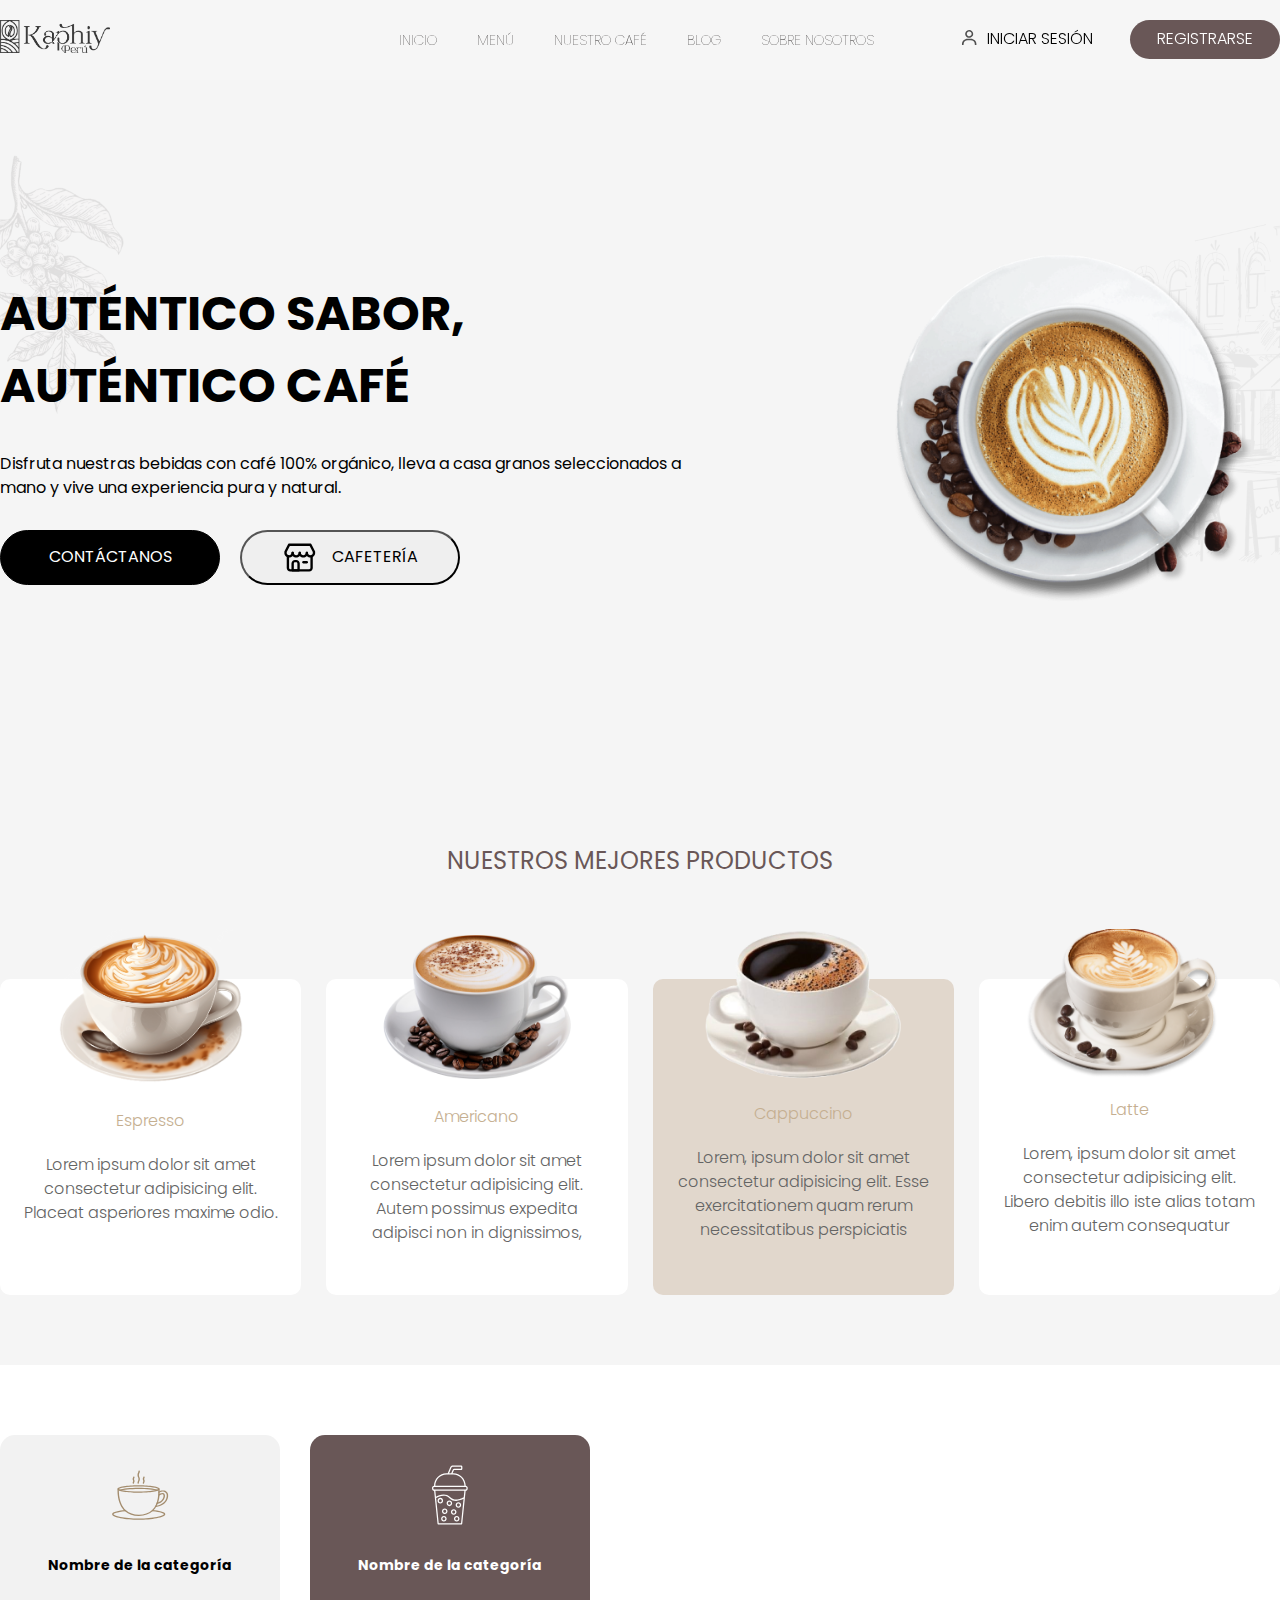
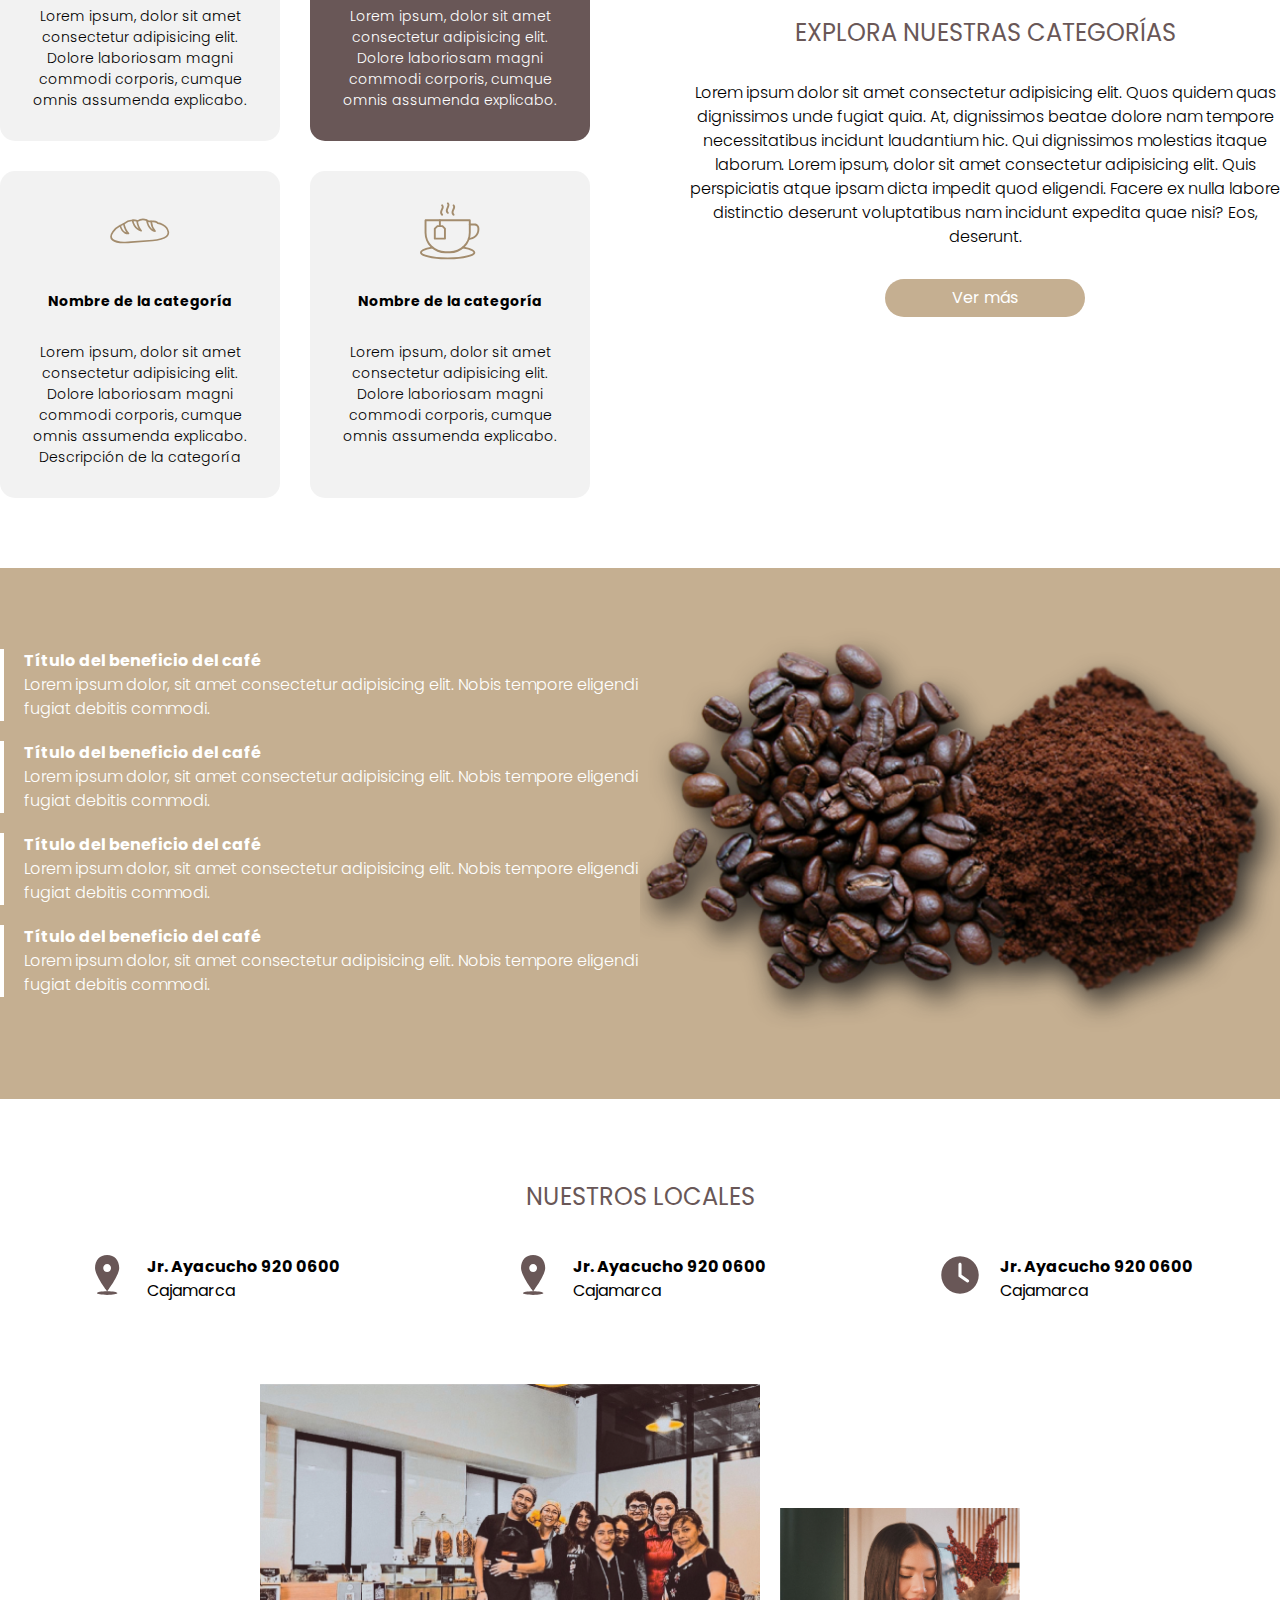
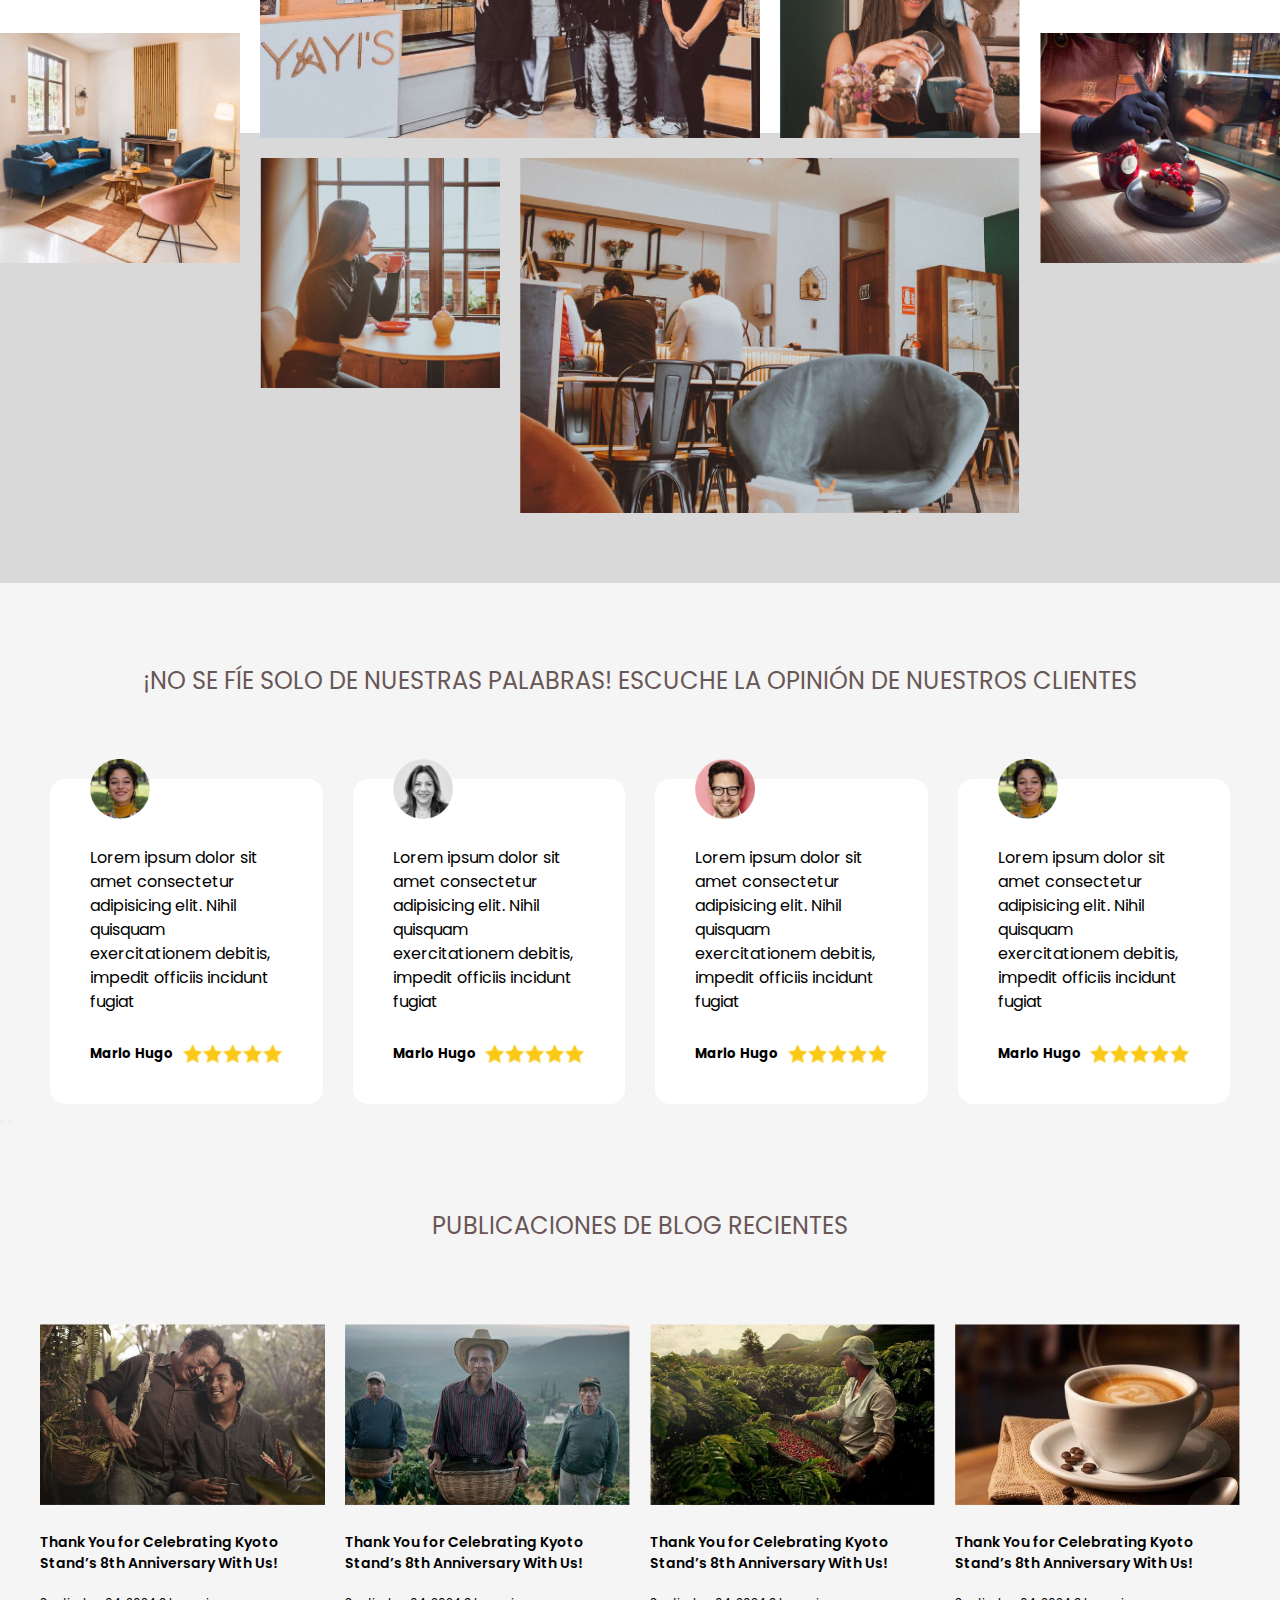
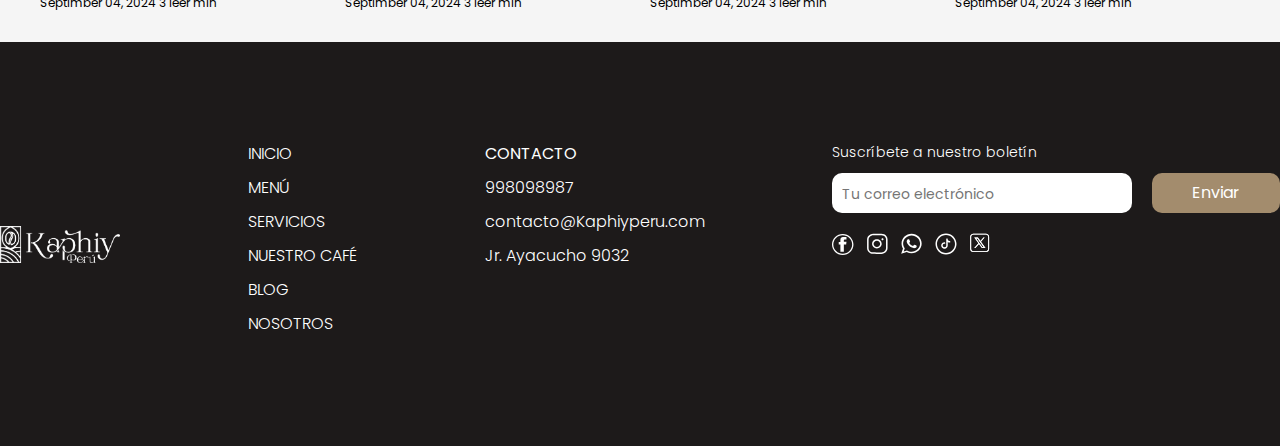
<file: index.html>
<!DOCTYPE html>
<html lang="es">
    <head>
        <meta charset="UTF-8" />
        <meta name="viewport" content="width=device-width, initial-scale=1.0" />
        <title>Kaphiy Perú | Cafetería</title>
        <link rel="stylesheet" href="/styles/Home.css" />
        <link rel="stylesheet" href="/components/footer/footer.css" />
        <link rel="stylesheet" href="/components/header/header.css" />
        <link
            href="https://fonts.googleapis.com/css2?family=Poppins:wght@300;400;500;600;700&display=swap"
            rel="stylesheet"
        />
    </head>

    <body>
        <main>
            <header>
                <div id="header"></div>
            </header>

            <section class="banner-wrapper">
                <div class="banner container">
                    <div class="banner__info">
                        <h1 class="banner__info-title">
                            AUTÉNTICO SABOR, AUTÉNTICO CAFÉ
                        </h1>
                        <p class="banner__info-description">
                            Disfruta nuestras bebidas con café 100% orgánico,
                            lleva a casa granos seleccionados a mano y vive una
                            experiencia pura y natural.
                        </p>
                        <div class="banner__buttons">
                            <button
                                class="banner__button banner__button--contact"
                            >
                                Contáctanos
                            </button>
                            <button
                                class="banner__button banner__button--cafeteria"
                            >
                                <svg
                                    width="34"
                                    height="31"
                                    viewBox="0 0 34 31"
                                    fill="none"
                                    xmlns="http://www.w3.org/2000/svg"
                                >
                                    <path
                                        d="M26.8626 30.5147H6.60937C5.60221 30.5147 4.63631 30.1209 3.92415 29.4199C3.21198 28.7189 2.81189 27.7681 2.81189 26.7767V14.317C2.81189 13.9866 2.94525 13.6696 3.18264 13.436C3.42003 13.2023 3.742 13.071 4.07772 13.071C4.41343 13.071 4.7354 13.2023 4.97279 13.436C5.21018 13.6696 5.34354 13.9866 5.34354 14.317V26.7767C5.34354 27.1072 5.47691 27.4241 5.71429 27.6578C5.95168 27.8914 6.27365 28.0227 6.60937 28.0227H26.8626C27.1983 28.0227 27.5203 27.8914 27.7577 27.6578C27.9951 27.4241 28.1284 27.1072 28.1284 26.7767V14.317C28.1284 13.9866 28.2618 13.6696 28.4992 13.436C28.7366 13.2023 29.0585 13.071 29.3942 13.071C29.73 13.071 30.0519 13.2023 30.2893 13.436C30.5267 13.6696 30.6601 13.9866 30.6601 14.317V26.7767C30.6601 27.7681 30.26 28.7189 29.5478 29.4199C28.8356 30.1209 27.8697 30.5147 26.8626 30.5147Z"
                                        fill="black"
                                    />
                                    <path
                                        d="M15.4702 30.5147H9.14107C8.80535 30.5147 8.48338 30.3834 8.246 30.1497C8.00861 29.9161 7.87524 29.5991 7.87524 29.2687V21.7929C7.87524 20.8015 8.27533 19.8507 8.9875 19.1497C9.69966 18.4487 10.6656 18.0549 11.6727 18.0549H12.9385C13.9457 18.0549 14.9116 18.4487 15.6238 19.1497C16.3359 19.8507 16.736 20.8015 16.736 21.7929V29.2687C16.736 29.5991 16.6027 29.9161 16.3653 30.1497C16.1279 30.3834 15.8059 30.5147 15.4702 30.5147ZM10.4069 28.0227H14.2044V21.7929C14.2044 21.4624 14.071 21.1455 13.8336 20.9118C13.5962 20.6781 13.2743 20.5469 12.9385 20.5469H11.6727C11.337 20.5469 11.015 20.6781 10.7776 20.9118C10.5403 21.1455 10.4069 21.4624 10.4069 21.7929V28.0227Z"
                                        fill="black"
                                    />
                                    <path
                                        d="M28.1284 15.563C26.7856 15.563 25.4977 15.0379 24.5482 14.1033C23.5986 13.1686 23.0651 11.9009 23.0651 10.5791C23.0651 10.2487 23.1985 9.93174 23.4359 9.69808C23.6733 9.46441 23.9953 9.33314 24.331 9.33314C24.6667 9.33314 24.9887 9.46441 25.226 9.69808C25.4634 9.93174 25.5968 10.2487 25.5968 10.5791C25.5968 11.24 25.8635 11.8739 26.3383 12.3412C26.8131 12.8085 27.457 13.0711 28.1284 13.0711C28.7999 13.0711 29.4438 12.8085 29.9186 12.3412C30.3934 11.8739 30.6601 11.24 30.6601 10.5791V9.63217L27.3436 3.10327H6.12839L2.81193 9.63217V10.5791C2.81193 11.24 3.07865 11.8739 3.55343 12.3412C4.02821 12.8085 4.67214 13.0711 5.34358 13.0711C6.01501 13.0711 6.65895 12.8085 7.13373 12.3412C7.6085 11.8739 7.87523 11.24 7.87523 10.5791C7.87523 10.2487 8.00859 9.93174 8.24598 9.69808C8.48337 9.46441 8.80534 9.33314 9.14106 9.33314C9.47677 9.33314 9.79874 9.46441 10.0361 9.69808C10.2735 9.93174 10.4069 10.2487 10.4069 10.5791C10.4069 11.9009 9.87343 13.1686 8.92387 14.1033C7.97432 15.0379 6.68645 15.563 5.34358 15.563C4.00071 15.563 2.71283 15.0379 1.76328 14.1033C0.813727 13.1686 0.280273 11.9009 0.280273 10.5791V9.33314C0.281462 9.13809 0.329155 8.94604 0.419514 8.77245L4.21699 1.29661C4.32218 1.09113 4.48312 0.918339 4.68197 0.797381C4.88083 0.676422 5.10982 0.612026 5.34358 0.611328H28.1284C28.3622 0.612026 28.5912 0.676422 28.7901 0.797381C28.9889 0.918339 29.1498 1.09113 29.255 1.29661L33.0525 8.77245C33.1429 8.94604 33.1906 9.13809 33.1918 9.33314V10.5791C33.1918 11.9009 32.6583 13.1686 31.7087 14.1033C30.7592 15.0379 29.4713 15.563 28.1284 15.563Z"
                                        fill="black"
                                    />
                                    <path
                                        d="M12.9385 15.563C11.5957 15.563 10.3078 15.0379 9.35825 14.1032C8.4087 13.1686 7.87524 11.9009 7.87524 10.5791C7.87524 10.2487 8.00861 9.93173 8.246 9.69807C8.48338 9.4644 8.80535 9.33313 9.14107 9.33313C9.47679 9.33313 9.79876 9.4644 10.0361 9.69807C10.2735 9.93173 10.4069 10.2487 10.4069 10.5791C10.4069 11.24 10.6736 11.8738 11.1484 12.3412C11.6232 12.8085 12.2671 13.071 12.9385 13.071C13.61 13.071 14.2539 12.8085 14.7287 12.3412C15.2035 11.8738 15.4702 11.24 15.4702 10.5791C15.4702 10.2487 15.6036 9.93173 15.841 9.69807C16.0783 9.4644 16.4003 9.33313 16.736 9.33313C17.0717 9.33313 17.3937 9.4644 17.6311 9.69807C17.8685 9.93173 18.0019 10.2487 18.0019 10.5791C18.0019 11.9009 17.4684 13.1686 16.5188 14.1032C15.5693 15.0379 14.2814 15.563 12.9385 15.563Z"
                                        fill="black"
                                    />
                                    <path
                                        d="M20.5335 15.563C19.1906 15.563 17.9028 15.0379 16.9532 14.1032C16.0037 13.1686 15.4702 11.9009 15.4702 10.5791C15.4702 10.2487 15.6036 9.93173 15.841 9.69807C16.0784 9.4644 16.4003 9.33313 16.736 9.33313C17.0718 9.33313 17.3937 9.4644 17.6311 9.69807C17.8685 9.93173 18.0019 10.2487 18.0019 10.5791C18.0019 11.24 18.2686 11.8738 18.7434 12.3412C19.2181 12.8085 19.8621 13.071 20.5335 13.071C21.205 13.071 21.8489 12.8085 22.3237 12.3412C22.7984 11.8738 23.0652 11.24 23.0652 10.5791C23.0652 10.2487 23.1985 9.93173 23.4359 9.69807C23.6733 9.4644 23.9953 9.33313 24.331 9.33313C24.6667 9.33313 24.9887 9.4644 25.2261 9.69807C25.4635 9.93173 25.5968 10.2487 25.5968 10.5791C25.5968 11.9009 25.0634 13.1686 24.1138 14.1032C23.1643 15.0379 21.8764 15.563 20.5335 15.563Z"
                                        fill="black"
                                    />
                                    <path
                                        d="M24.331 21.7928H20.5335C20.1978 21.7928 19.8758 21.6616 19.6385 21.4279C19.4011 21.1942 19.2677 20.8773 19.2677 20.5469C19.2677 20.2164 19.4011 19.8995 19.6385 19.6658C19.8758 19.4322 20.1978 19.3009 20.5335 19.3009H24.331C24.6667 19.3009 24.9887 19.4322 25.2261 19.6658C25.4635 19.8995 25.5968 20.2164 25.5968 20.5469C25.5968 20.8773 25.4635 21.1942 25.2261 21.4279C24.9887 21.6616 24.6667 21.7928 24.331 21.7928Z"
                                        fill="black"
                                    />
                                </svg>

                                Cafetería
                            </button>
                        </div>
                    </div>
                    <div class="banner__media">
                        <img
                            class="banner__media--img"
                            src="assets/img/img-content/Banner-cafe-img.png"
                            alt="Imagen de café"
                        />
                    </div>
                </div>
            </section>

            <section class="best-products-wrapper">
                <div class="best-products container">
                    <h2 class="best-products__title text-center">
                        Nuestros mejores productos
                    </h2>

                    <div class="best-products__list">
                        <div class="best-products__item">
                            <img
                                class="best-products__img"
                                src="./assets/img/img-content/img-1.png"
                                alt="café expresso"
                            />
                            <h3 class="best-products__name">Espresso</h3>
                            <p class="best-products__description">
                                Lorem ipsum dolor sit amet consectetur
                                adipisicing elit. Placeat asperiores maxime
                                odio.
                            </p>
                        </div>
                        <div class="best-products__item">
                            <img
                                class="best-products__img"
                                src="./assets/img/img-content/img-2.png"
                                alt="café americano"
                            />
                            <h3 class="best-products__name">Americano</h3>
                            <p class="best-products__description">
                                Lorem ipsum dolor sit amet consectetur
                                adipisicing elit. Autem possimus expedita
                                adipisci non in dignissimos,
                            </p>
                        </div>
                        <div
                            class="best-products__item best-products__item--active"
                        >
                            <img
                                class="best-products__img"
                                src="./assets/img/img-content/img-3.png"
                                alt="café cappuccino"
                            />
                            <h3 class="best-products__name">Cappuccino</h3>
                            <p class="best-products__description">
                                Lorem, ipsum dolor sit amet consectetur
                                adipisicing elit. Esse exercitationem quam rerum
                                necessitatibus perspiciatis
                            </p>
                        </div>
                        <div class="best-products__item">
                            <img
                                class="best-products__img"
                                src="./assets/img/img-content/img-4.png"
                                alt="café latte"
                            />
                            <h3 class="best-products__name">Latte</h3>
                            <p class="best-products__description">
                                Lorem, ipsum dolor sit amet consectetur
                                adipisicing elit. Libero debitis illo iste alias
                                totam enim autem consequatur
                            </p>
                        </div>
                    </div>
                </div>
            </section>

            <section class="categories-wrapper">
                <div class="categories container">
                    <div class="categories__list">
                        <div class="categories__item">
                            <img
                                class="categories__img"
                                src="assets/img/img-content/icono-categoría-café.svg"
                                alt="Descripción de la categoría"
                            />
                            <h3 class="categories__name">
                                Nombre de la categoría
                            </h3>
                            <p class="categories__description">
                                Lorem ipsum, dolor sit amet consectetur
                                adipisicing elit. Dolore laboriosam magni
                                commodi corporis, cumque omnis assumenda
                                explicabo.
                            </p>
                        </div>
                        <div class="categories__item categories__img--active">
                            <img
                                class="categories__img"
                                src="assets/img/img-content/icono-categoría-free.svg"
                                alt="Descripción de la categoría"
                            />
                            <h3 class="categories__name">
                                Nombre de la categoría
                            </h3>
                            <p class="categories__description">
                                Lorem ipsum, dolor sit amet consectetur
                                adipisicing elit. Dolore laboriosam magni
                                commodi corporis, cumque omnis assumenda
                                explicabo.
                            </p>
                        </div>
                        <div class="categories__item">
                            <img
                                class="categories__img"
                                src="assets/img/img-content/icono-categoría-snacks.svg"
                                alt="Descripción de la categoría"
                            />
                            <h3 class="categories__name">
                                Nombre de la categoría
                            </h3>
                            <p class="categories__description">
                                Lorem ipsum, dolor sit amet consectetur
                                adipisicing elit. Dolore laboriosam magni
                                commodi corporis, cumque omnis assumenda
                                explicabo. Descripción de la categoría
                            </p>
                        </div>
                        <div class="categories__item">
                            <img
                                class="categories__img"
                                src="assets/img/img-content/icono-categoría-té.svg"
                                alt="Descripción de la categoría"
                            />
                            <h3 class="categories__name">
                                Nombre de la categoría
                            </h3>
                            <p class="categories__description">
                                Lorem ipsum, dolor sit amet consectetur
                                adipisicing elit. Dolore laboriosam magni
                                commodi corporis, cumque omnis assumenda
                                explicabo.
                            </p>
                        </div>
                    </div>
                    <div class="categories__info">
                        <div class="categories__wrapper">
                            <h2 class="categories__info__title">
                                Explora nuestras categorías
                            </h2>
                            <p class="categories__info__description">
                                Lorem ipsum dolor sit amet consectetur
                                adipisicing elit. Quos quidem quas dignissimos
                                unde fugiat quia. At, dignissimos beatae dolore
                                nam tempore necessitatibus incidunt laudantium
                                hic. Qui dignissimos molestias itaque laborum.
                                Lorem ipsum, dolor sit amet consectetur
                                adipisicing elit. Quis perspiciatis atque ipsam
                                dicta impedit quod eligendi. Facere ex nulla
                                labore distinctio deserunt voluptatibus nam
                                incidunt expedita quae nisi? Eos, deserunt.
                            </p>
                            <button class="categories__info__button">
                                Ver más
                            </button>
                        </div>
                    </div>
                </div>
            </section>

            <section class="coffee-benefits-wrapper">
                <div class="coffie-benefits container">
                    <div class="coffee-benefits__list">
                        <div class="coffee-benefits__item">
                            <h3 class="coffee-benefits__item__title">
                                Título del beneficio del café
                            </h3>
                            <p class="coffee-benefits__item__description">
                                Lorem ipsum dolor, sit amet consectetur
                                adipisicing elit. Nobis tempore eligendi fugiat
                                debitis commodi.
                            </p>
                        </div>
                        <div class="coffee-benefits__item">
                            <h3 class="coffee-benefits__item__title">
                                Título del beneficio del café
                            </h3>
                            <p class="coffee-benefits__item__description">
                                Lorem ipsum dolor, sit amet consectetur
                                adipisicing elit. Nobis tempore eligendi fugiat
                                debitis commodi.
                            </p>
                        </div>
                        <div class="coffee-benefits__item">
                            <h3 class="coffee-benefits__item__title">
                                Título del beneficio del café
                            </h3>
                            <p class="coffee-benefits__item__description">
                                Lorem ipsum dolor, sit amet consectetur
                                adipisicing elit. Nobis tempore eligendi fugiat
                                debitis commodi.
                            </p>
                        </div>
                        <div class="coffee-benefits__item">
                            <h3 class="coffee-benefits__item__title">
                                Título del beneficio del café
                            </h3>
                            <p class="coffee-benefits__item__description">
                                Lorem ipsum dolor, sit amet consectetur
                                adipisicing elit. Nobis tempore eligendi fugiat
                                debitis commodi.
                            </p>
                        </div>
                    </div>
                    <div class="coffee-benefits__img">
                        <img
                            src="/assets/img/img-content/img-beneficios-café.png"
                            alt="beneficios del café"
                        />
                    </div>
                </div>
            </section>

            <section class="locations-wrapper">
                <div class="locations container">
                    <h2 class="locations__title">Nuestros Locales</h2>
                    <div class="locations__list">
                        <div class="locations__item">
                            <img
                                src="/assets/img/img-content/logo-contact-gps.svg"
                                alt="Icon ubicación"
                                class="locations__item-icon"
                            />
                            <div class="locations__item-details">
                                <h4 class="locations__item-address">
                                    Jr. Ayacucho 920 0600
                                </h4>
                                <p class="locations__item-city">Cajamarca</p>
                            </div>
                        </div>
                        <div class="locations__item">
                            <img
                                src="/assets/img/img-content/logo-contact-gps.svg"
                                alt="Icon ubicación"
                                class="locations__item-icon"
                            />
                            <div class="locations__item-details">
                                <h4 class="locations__item-address">
                                    Jr. Ayacucho 920 0600
                                </h4>
                                <p class="locations__item-city">Cajamarca</p>
                            </div>
                        </div>
                        <div class="locations__item">
                            <img
                                src="assets/img/img-content/logo-contact-hora.svg"
                                alt="Icon ubicación"
                                class="locations__item-icon"
                            />
                            <div class="locations__item-details">
                                <h4 class="locations__item-address">
                                    Jr. Ayacucho 920 0600
                                </h4>
                                <p class="locations__item-city">Cajamarca</p>
                            </div>
                        </div>
                    </div>
                </div>
            </section>

            <section class="gallery-wrapper">
                <div class="gallery container">
                    <img
                        class="gallery-img-1"
                        src="assets/img/img-content/img-locales-1.png"
                        alt=""
                    />
                    <img
                        class="gallery-img-2"
                        src="assets/img/img-content/img-locales-2.png"
                        alt=""
                    />
                    <img
                        class="gallery-img-3"
                        src="assets/img/img-content/img-locales-3.png"
                        alt=""
                    />
                    <img
                        class="gallery-img-4"
                        src="assets/img/img-content/img-locales-4.png"
                        alt=""
                    />
                    <img
                        class="gallery-img-5"
                        src="assets/img/img-content/img-locales-5.png"
                        alt=""
                    />
                    <img
                        class="gallery-img-6"
                        src="assets/img/img-content/img-locales-6.png"
                        alt=""
                    />
                </div>
            </section>

            <section class="comments">
                <h2 class="comments__title text-center">
                    ¡No se fíe solo de nuestras palabras! Escuche la opinión de
                    nuestros clientes
                </h2>
                <div class="comments__slider">
                    <div class="comments__slider-list">
                        <div class="comments__slider-item">
                            <img
                                class="comments__slider-item-image"
                                src="assets/img/img-content/img-comentario-avatar-1.png"
                                alt="Imagen del usuario"
                            />
                            <p class="comments__slider-item-content">
                                Lorem ipsum dolor sit amet consectetur
                                adipisicing elit. Nihil quisquam exercitationem
                                debitis, impedit officiis incidunt fugiat
                            </p>
                            <div class="comments__slider-item-footer">
                                <h5 class="comments__slider-item-name">
                                    Marlo Hugo
                                </h5>
                                <div class="comments__slider-item-rating">
                                    <img
                                        class="comments__slider-item-rating-star"
                                        src="assets/img/img-content/icon-star.png"
                                        alt=""
                                    />
                                    <img
                                        class="comments__slider-item-rating-star"
                                        src="assets/img/img-content/icon-star.png"
                                        alt=""
                                    />
                                    <img
                                        class="comments__slider-item-rating-star"
                                        src="assets/img/img-content/icon-star.png"
                                        alt=""
                                    />
                                    <img
                                        class="comments__slider-item-rating-star"
                                        src="assets/img/img-content/icon-star.png"
                                        alt=""
                                    />
                                    <img
                                        class="comments__slider-item-rating-star"
                                        src="assets/img/img-content/icon-star.png"
                                        alt=""
                                    />
                                </div>
                            </div>
                        </div>
                        <div class="comments__slider-item">
                            <img
                                class="comments__slider-item-image"
                                src="assets/img/img-content/img-comentario-avatar-2.png"
                                alt="Imagen del usuario"
                            />
                            <p class="comments__slider-item-content">
                                Lorem ipsum dolor sit amet consectetur
                                adipisicing elit. Nihil quisquam exercitationem
                                debitis, impedit officiis incidunt fugiat
                            </p>
                            <div class="comments__slider-item-footer">
                                <h5 class="comments__slider-item-name">
                                    Marlo Hugo
                                </h5>
                                <div class="comments__slider-item-rating">
                                    <img
                                        class="comments__slider-item-rating-star"
                                        src="assets/img/img-content/icon-star.png"
                                        alt=""
                                    />
                                    <img
                                        class="comments__slider-item-rating-star"
                                        src="assets/img/img-content/icon-star.png"
                                        alt=""
                                    />
                                    <img
                                        class="comments__slider-item-rating-star"
                                        src="assets/img/img-content/icon-star.png"
                                        alt=""
                                    />
                                    <img
                                        class="comments__slider-item-rating-star"
                                        src="assets/img/img-content/icon-star.png"
                                        alt=""
                                    />
                                    <img
                                        class="comments__slider-item-rating-star"
                                        src="assets/img/img-content/icon-star.png"
                                        alt=""
                                    />
                                </div>
                            </div>
                        </div>
                        <div class="comments__slider-item">
                            <img
                                class="comments__slider-item-image"
                                src="assets/img/img-content/img-comentario-avatar-3.png"
                                alt="Imagen del usuario"
                            />
                            <p class="comments__slider-item-content">
                                Lorem ipsum dolor sit amet consectetur
                                adipisicing elit. Nihil quisquam exercitationem
                                debitis, impedit officiis incidunt fugiat
                            </p>
                            <div class="comments__slider-item-footer">
                                <h5 class="comments__slider-item-name">
                                    Marlo Hugo
                                </h5>
                                <div class="comments__slider-item-rating">
                                    <img
                                        class="comments__slider-item-rating-star"
                                        src="assets/img/img-content/icon-star.png"
                                        alt=""
                                    />
                                    <img
                                        class="comments__slider-item-rating-star"
                                        src="assets/img/img-content/icon-star.png"
                                        alt=""
                                    />
                                    <img
                                        class="comments__slider-item-rating-star"
                                        src="assets/img/img-content/icon-star.png"
                                        alt=""
                                    />
                                    <img
                                        class="comments__slider-item-rating-star"
                                        src="assets/img/img-content/icon-star.png"
                                        alt=""
                                    />
                                    <img
                                        class="comments__slider-item-rating-star"
                                        src="assets/img/img-content/icon-star.png"
                                        alt=""
                                    />
                                </div>
                            </div>
                        </div>
                        <div class="comments__slider-item">
                            <img
                                class="comments__slider-item-image"
                                src="assets/img/img-content/img-comentario-avatar-1.png"
                                alt="Imagen del usuario"
                            />
                            <p class="comments__slider-item-content">
                                Lorem ipsum dolor sit amet consectetur
                                adipisicing elit. Nihil quisquam exercitationem
                                debitis, impedit officiis incidunt fugiat
                            </p>
                            <div class="comments__slider-item-footer">
                                <h5 class="comments__slider-item-name">
                                    Marlo Hugo
                                </h5>
                                <div class="comments__slider-item-rating">
                                    <img
                                        class="comments__slider-item-rating-star"
                                        src="assets/img/img-content/icon-star.png"
                                        alt=""
                                    />
                                    <img
                                        class="comments__slider-item-rating-star"
                                        src="assets/img/img-content/icon-star.png"
                                        alt=""
                                    />
                                    <img
                                        class="comments__slider-item-rating-star"
                                        src="assets/img/img-content/icon-star.png"
                                        alt=""
                                    />
                                    <img
                                        class="comments__slider-item-rating-star"
                                        src="assets/img/img-content/icon-star.png"
                                        alt=""
                                    />
                                    <img
                                        class="comments__slider-item-rating-star"
                                        src="assets/img/img-content/icon-star.png"
                                        alt=""
                                    />
                                </div>
                            </div>
                        </div>
                    </div>

                    <div class="comments__slider-controls">
                        <button
                            class="comments__slider-button comments__slider-button--left"
                            aria-label="Desplazar hacia la izquierda"
                        ></button>
                        <button
                            class="comments__slider-button comments__slider-button--right"
                            aria-label="Desplazar hacia la derecha"
                        ></button>
                    </div>
                </div>
            </section>

            <section class="latest-blogs">
                <h2 class="latest-blogs__title text-center">
                    Publicaciones de blog recientes
                </h2>
                <div class="latest-blogs__list">
                    <div class="latest-blogs__item">
                        <img
                            class="latest-blogs__item__img"
                            src="assets/img/img-content/img-blog-1.png"
                            alt=""
                        />
                        <h4 class="latest-blogs__item__title">
                            Thank You for Celebrating Kyoto Stand’s 8th
                            Anniversary With Us!
                        </h4>
                        <p class="latest-blogs__item__date">
                            Septimber 04, 2024 3 leer min
                        </p>
                    </div>
                    <div class="latest-blogs__item">
                        <img
                            class="latest-blogs__item__img"
                            src="assets/img/img-content/img-blog-2.png"
                            alt=""
                        />
                        <h4 class="latest-blogs__item__title">
                            Thank You for Celebrating Kyoto Stand’s 8th
                            Anniversary With Us!
                        </h4>
                        <p class="latest-blogs__item__date">
                            Septimber 04, 2024 3 leer min
                        </p>
                    </div>
                    <div class="latest-blogs__item">
                        <img
                            class="latest-blogs__item__img"
                            src="assets/img/img-content/img-blog-3.png"
                            alt=""
                        />
                        <h4 class="latest-blogs__item__title">
                            Thank You for Celebrating Kyoto Stand’s 8th
                            Anniversary With Us!
                        </h4>
                        <p class="latest-blogs__item__date">
                            Septimber 04, 2024 3 leer min
                        </p>
                    </div>
                    <div class="latest-blogs__item">
                        <img
                            class="latest-blogs__item__img"
                            src="assets/img/img-content/img-blog-4.png"
                            alt=""
                        />
                        <h4 class="latest-blogs__item__title">
                            Thank You for Celebrating Kyoto Stand’s 8th
                            Anniversary With Us!
                        </h4>
                        <p class="latest-blogs__item__date">
                            Septimber 04, 2024 3 leer min
                        </p>
                    </div>
                </div>
            </section>
        </main>

        <footer>
            <div id="footer"></div>
        </footer>

        <!-- ScriptScript de componentes -->
        <script>
            fetch("./components/header/header.html")
                .then((response) => {
                    if (!response.ok) {
                        throw new Error(
                            "Oh! Error al cargar el header: " +
                                response.statusText
                        );
                    }
                    return response.text();
                })
                .then((data) => {
                    document.getElementById("header").innerHTML = data;
                })
                .catch((error) => {
                    console.error(
                        "Hubo un problema con la solicitud Fetch:",
                        error
                    );
                });
        </script>

        <script>
            fetch("./components/footer/footer.html")
                .then((response) => {
                    if (!response.ok) {
                        throw new Error(
                            "Oh! Error al cargar el footer: " +
                                response.statusText
                        );
                    }
                    return response.text();
                })
                .then((data) => {
                    document.getElementById("footer").innerHTML = data;
                })
                .catch((error) => {
                    console.error(
                        "Hubo un problema con la solicitud Fetch:",
                        error
                    );
                });
        </script>
    </body>
</html>
</file>
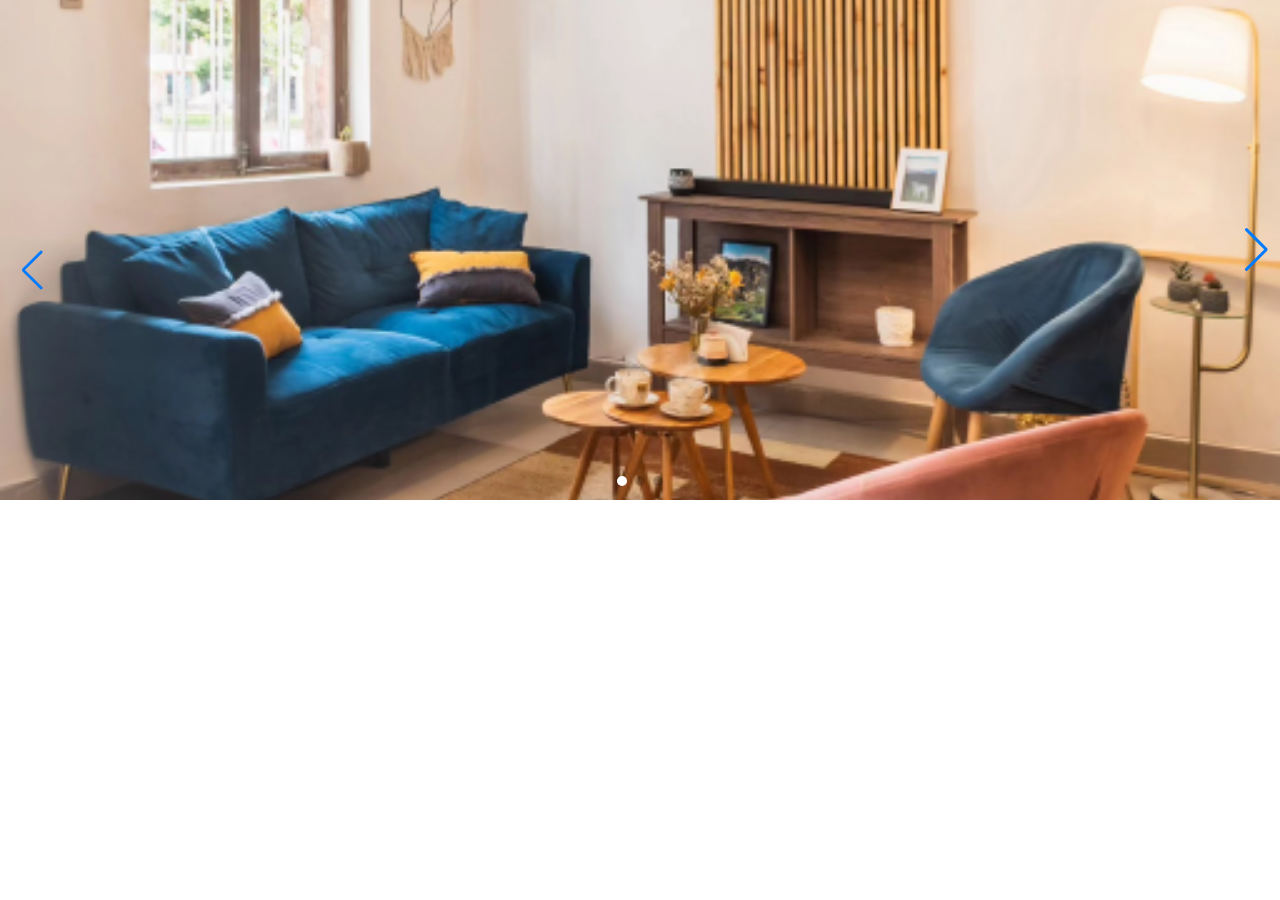
<file: pages/Menu.html>
<!DOCTYPE html>
<html lang="es">
    <head>
        <meta charset="UTF-8" />
        <meta name="viewport" content="width=device-width, initial-scale=1.0" />
        <title>Kaphiy Perú | Cafetería</title>
        <link rel="stylesheet" href="/styles/Menu.css" />

        <link
            rel="stylesheet"
            href="https://cdn.jsdelivr.net/npm/swiper@11/swiper-bundle.min.css"
        />
        <link
            href="https://fonts.googleapis.com/css2?family=Poppins:wght@300;400;500;600;700&display=swap"
            rel="stylesheet"
        />
    </head>
    <body>
        <main>
            <div class="swiper">
                <div class="swiper-wrapper">
                    <div class="swiper-slide">
                        <img
                            src="/assets/img/img-content/img-locales-1.png"
                            alt=""
                        />
                    </div>
                    <div class="swiper-slide">
                        <img
                            src="/assets/img/img-content/img-locales-2.png"
                            alt=""
                        />
                    </div>
                    <div class="swiper-slide">
                        <img
                            src="/assets/img/img-content/img-locales-3.png"
                            alt=""
                        />
                    </div>
                    ...
                </div>
                <div class="swiper-pagination"></div>

                <div class="swiper-button-prev"></div>
                <div class="swiper-button-next"></div>
            </div>
        </main>

        <!--Copiar los 2 scripts-->
        <script src="https://cdn.jsdelivr.net/npm/swiper@11/swiper-bundle.min.js"></script>
        <script>
            const swiper = new Swiper(".swiper", {
                // Optional parameters
                direction: "horizontal",
                loop: true,
                // autoplay: {
                //     delay: 4000,
                // },

                // If we need pagination
                pagination: {
                    el: ".swiper-pagination",
                    clickable: true,
                },

                // Navigation arrows
                navigation: {
                    nextEl: ".swiper-button-next",
                    prevEl: ".swiper-button-prev",
                },

                // And if we need scrollbar
                // scrollbar: {
                //     el: ".swiper-scrollbar",
                // },
            });
        </script>
    </body>
</html>
</file>
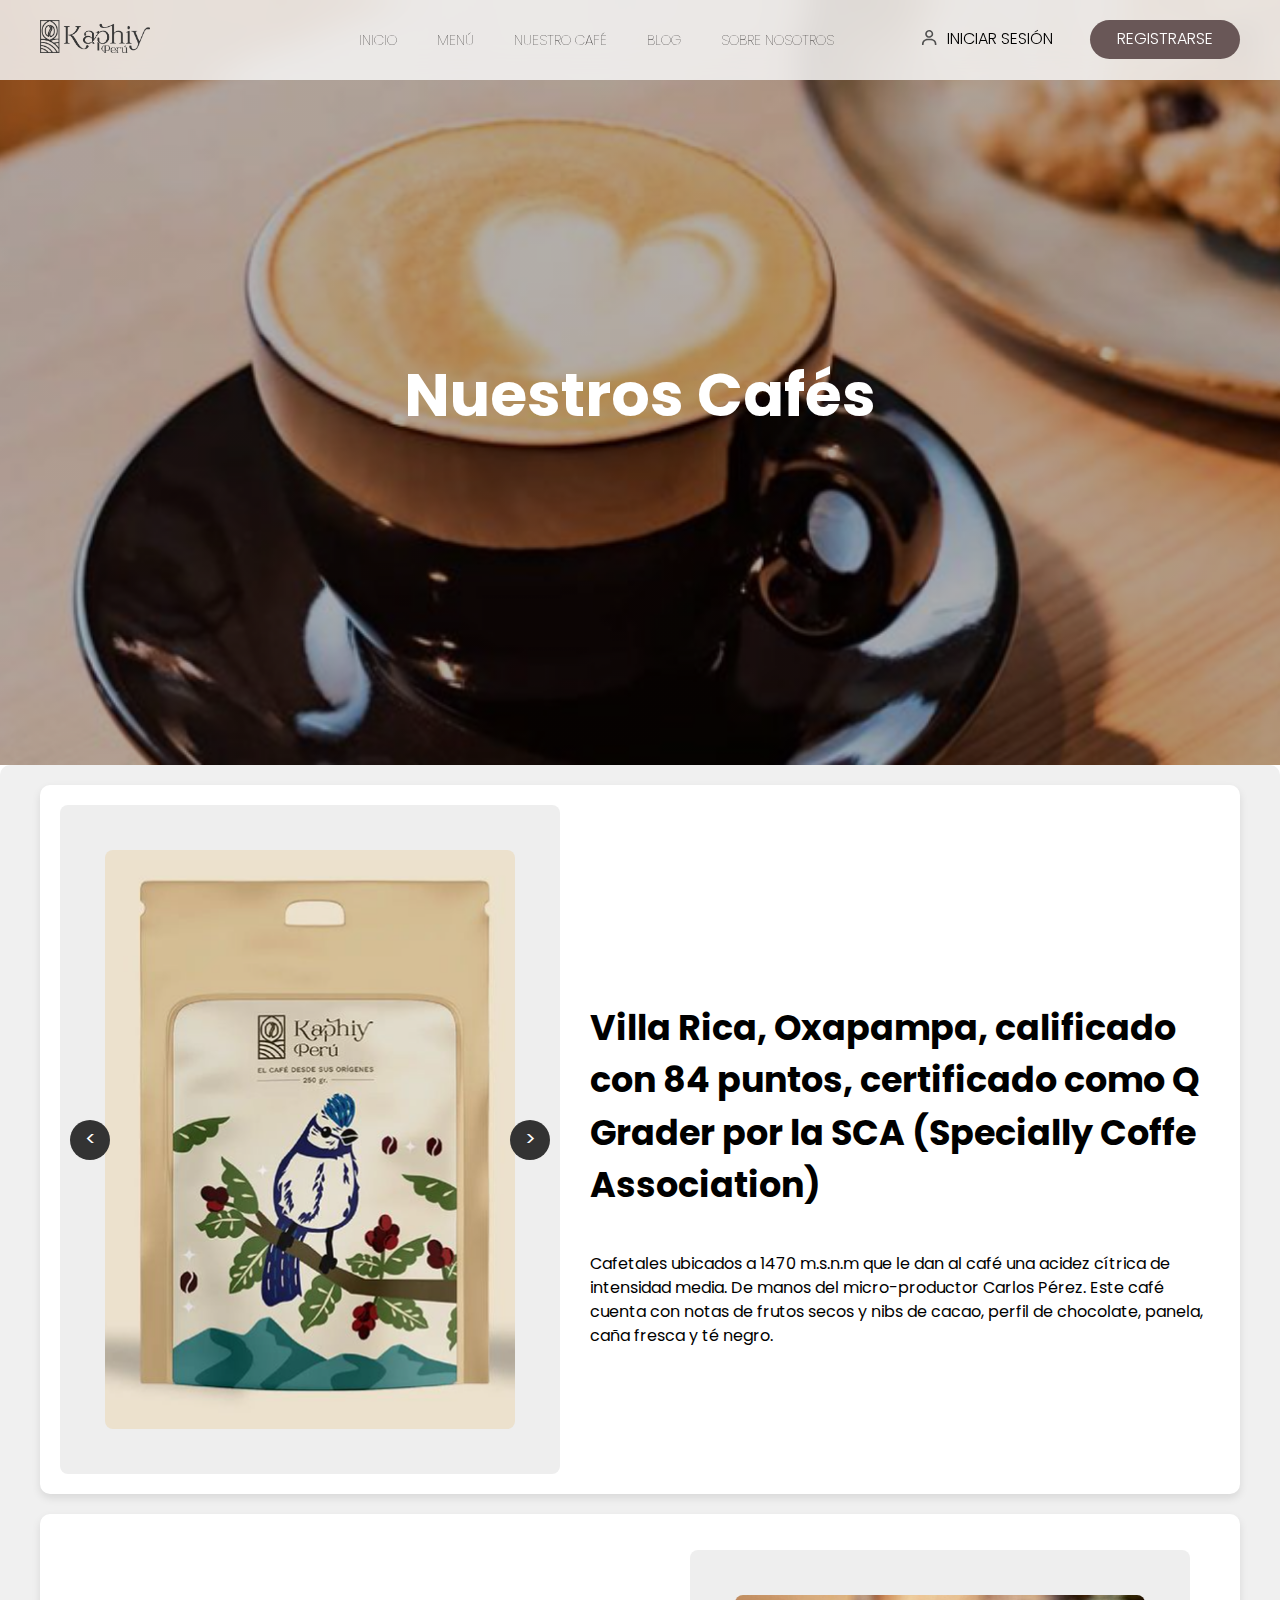
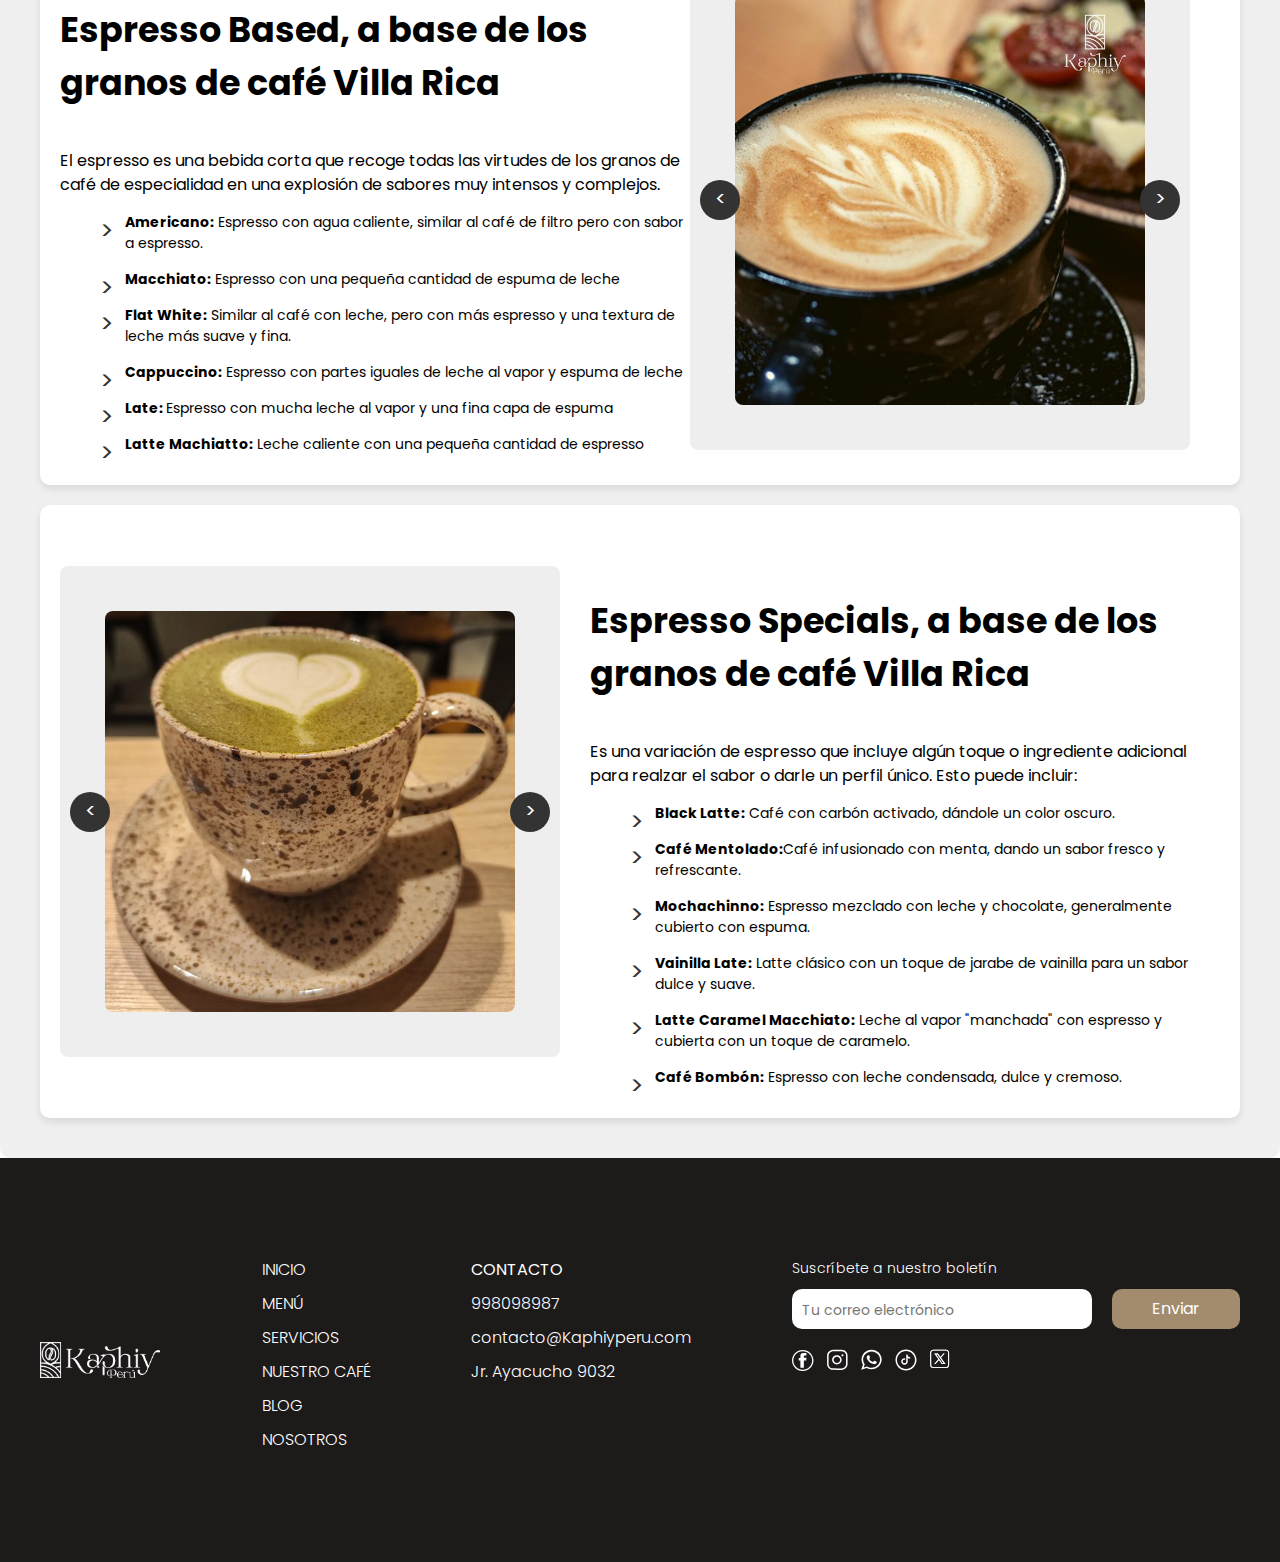
<file: pages/NuestroCafe.html>
<!DOCTYPE html>
<html lang="es">
    <head>
        <meta charset="UTF-8" />
        <meta name="viewport" content="width=device-width, initial-scale=1.0" />
        <title>Kaphiy Perú | Nuestro Café</title>
        <link rel="stylesheet" href="../styles/Home.css" />
        <link rel="stylesheet" href="../components/footer/footer.css" />
        <link rel="stylesheet" href="../components/header/header.css" />
        <link rel="stylesheet" href="/styles/NuestroCafe.css" />

        <link
            href="https://fonts.googleapis.com/css2?family=Poppins:wght@300;400;500;600;700&display=swap"
            rel="stylesheet"
        />
    </head>

    <body>
        <header>
            <div id="header"></div>
        </header>

        <main class="main">
            <div class="main-content container">
                <h1>Nuestros Cafés</h1>
            </div>
        </main>

        <section class="coffee">
            <div class="coffe-content container">
                <!-- Grupo 1 -->
                <div class="coffee-group">
                    <div class="media-wrapper">
                        <button class="arrow left-arrow">&lt;</button>
                        <!-- Flecha izquierda -->
                        <div class="slider-container">
                            <div class="slider"></div>
                        </div>
                        <img
                            id="media-image-1"
                            src="/assets/img/img-content/empaque.png"
                            alt="Empaque de café"
                        />
                        <video
                            id="media-video-1"
                            src="/assets/img/img-content/cafe_video.mp4"
                            controls
                            style="display: none"
                        ></video>
                        <button class="arrow right-arrow">&gt;</button>
                        <!-- Flecha derecha -->
                    </div>

                    <div class="coffee-text">
                        <h2>
                            Villa Rica, Oxapampa, calificado con 84 puntos,
                            certificado como Q Grader por la SCA (Specially
                            Coffe Association)
                        </h2>
                        <p>
                            Cafetales ubicados a 1470 m.s.n.m que le dan al café
                            una acidez cítrica de intensidad media. De manos del
                            micro-productor Carlos Pérez. Este café cuenta con
                            notas de frutos secos y nibs de cacao, perfil de
                            chocolate, panela, caña fresca y té negro.
                        </p>
                    </div>
                </div>

                <!-- Grupo 2 -->
                <div class="coffee-group">
                    <div class="coffee-text">
                        <h2>
                            Espresso Based, a base de los granos de café Villa
                            Rica
                        </h2>
                        <p>
                            El espresso es una bebida corta que recoge todas las
                            virtudes de los granos de café de especialidad en
                            una explosión de sabores muy intensos y complejos.
                        </p>
                        <ul>
                            <li>
                                <a
                                    ><strong>Americano:</strong> Espresso con
                                    agua caliente, similar al café de filtro
                                    pero con sabor a espresso.</a
                                >
                            </li>
                            <li>
                                <a
                                    ><strong>Macchiato:</strong> Espresso con
                                    una pequeña cantidad de espuma de leche</a
                                >
                            </li>
                            <li>
                                <a
                                    ><strong>Flat White:</strong> Similar al
                                    café con leche, pero con más espresso y una
                                    textura de leche más suave y fina.</a
                                >
                            </li>
                            <li>
                                <a
                                    ><strong>Cappuccino:</strong> Espresso con
                                    partes iguales de leche al vapor y espuma de
                                    leche</a
                                >
                            </li>
                            <li>
                                <a
                                    ><strong>Late: </strong> Espresso con mucha
                                    leche al vapor y una fina capa de espuma</a
                                >
                            </li>
                            <li>
                                <a
                                    ><strong>Latte Machiatto:</strong> Leche
                                    caliente con una pequeña cantidad de
                                    espresso</a
                                >
                            </li>
                        </ul>
                    </div>

                    <div class="media-wrapper">
                        <button class="arrow left-arrow">&lt;</button>
                        <!-- Flecha izquierda -->
                        <img
                            id="media-image-2"
                            src="/assets/img/img-content/cappuccino.png"
                            alt="Cappuccino"
                        />
                        <video
                            id="media-video-2"
                            src="/assets/img/img-content/cafe_video.mp4"
                            controls
                            style="display: none"
                        ></video>
                        <button class="arrow right-arrow">&gt;</button>
                        <!-- Flecha derecha -->
                    </div>
                </div>

                <!-- Grupo 3 -->
                <div class="coffee-group">
                    <div class="media-wrapper">
                        <button class="arrow left-arrow">&lt;</button>
                        <!-- Flecha izquierda -->
                        <img
                            id="media-image-3"
                            src="/assets/img/img-content/café mentolado.png"
                            alt="Café Mentolado"
                        />
                        <video
                            id="media-video-3"
                            src="/assets/img/img-content/cafe_video.mp4"
                            controls
                            style="display: none"
                        ></video>
                        <button class="arrow right-arrow">&gt;</button>
                        <!-- Flecha derecha -->
                    </div>

                    <div class="coffee-text">
                        <h2>
                            Espresso Specials, a base de los granos de café
                            Villa Rica
                        </h2>
                        <p>
                            Es una variación de espresso que incluye algún toque
                            o ingrediente adicional para realzar el sabor o
                            darle un perfil único. Esto puede incluir:
                        </p>
                        <ul>
                            <li>
                                <a
                                    ><strong>Black Latte:</strong> Café con
                                    carbón activado, dándole un color oscuro.</a
                                >
                            </li>
                            <li>
                                <a
                                    ><strong>Café Mentolado:</strong>Café
                                    infusionado con menta, dando un sabor fresco
                                    y refrescante.</a
                                >
                            </li>
                            <li>
                                <a
                                    ><strong>Mochachinno:</strong> Espresso
                                    mezclado con leche y chocolate, generalmente
                                    cubierto con espuma.</a
                                >
                            </li>
                            <li>
                                <a
                                    ><strong>Vainilla Late:</strong> Latte
                                    clásico con un toque de jarabe de vainilla
                                    para un sabor dulce y suave.</a
                                >
                            </li>
                            <li>
                                <a
                                    ><strong>Latte Caramel Macchiato:</strong>
                                    Leche al vapor "manchada" con espresso y
                                    cubierta con un toque de caramelo.</a
                                >
                            </li>
                            <li>
                                <a
                                    ><strong>Café Bombón:</strong> Espresso con
                                    leche condensada, dulce y cremoso.</a
                                >
                            </li>
                        </ul>
                    </div>
                </div>
            </div>
        </section>

        <footer>
            <div id="footer"></div>
        </footer>

        <!-- ScriptScript de componentes -->
        <script>
            fetch("../components/header/header.html")
                .then((response) => {
                    if (!response.ok) {
                        throw new Error(
                            "Oh! Error al cargar el header: " +
                                response.statusText
                        );
                    }
                    return response.text();
                })
                .then((data) => {
                    document.getElementById("header").innerHTML = data;
                })
                .catch((error) => {
                    console.error(
                        "Hubo un problema con la solicitud Fetch:",
                        error
                    );
                });
        </script>

        <script>
            fetch("../components/footer/footer.html")
                .then((response) => {
                    if (!response.ok) {
                        throw new Error(
                            "Oh! Error al cargar el footer: " +
                                response.statusText
                        );
                    }
                    return response.text();
                })
                .then((data) => {
                    document.getElementById("footer").innerHTML = data;
                })
                .catch((error) => {
                    console.error(
                        "Hubo un problema con la solicitud Fetch:",
                        error
                    );
                });
        </script>
    </body>
</html>
</file>
<file: styles/Home.css>
@import url("/css/main.css");

.banner-wrapper {
    background-image: url(/assets/img/img-content/bg-banner.png);
    background-repeat: no-repeat;
    background-color: #f5f5f5;
    background-size: contain;
    background-position: center;
    padding-top: 8rem;
    height: 87vh;
}
.banner {
    display: flex;
    align-items: center;
    justify-content: space-between;
    height: 100%;
}

@media (min-width: 768) {
    .banner {
        display: flex;
        align-items: center;
        justify-content: space-between;
        height: 100%;
    }
}

.banner__info {
    width: 55%;
}

.banner__info-title {
    width: 80%;
}
.banner__info-description {
    margin: 3rem 0 3rem 0;
}

.banner__buttons {
    display: flex;
    gap: 2rem;
}

.banner__button {
    padding: 1rem 3rem;
    border-radius: 5rem;
    width: 22rem;
    cursor: pointer;
    text-transform: uppercase;
    font-size: 1.6rem;
}

.banner__button--contact {
    border: 1px solid var(--tx-white);
    color: var(--tx-white);
    background-color: var(--bg-black);
}
.banner__button--contact {
    border: 1px solid #000;
}

.banner__button--cafeteria {
    display: flex;
    align-items: center;
    gap: 1.5rem;
    justify-content: center;
}
.banner__button--cafeteria svg {
    padding: 0.1rem;
}

.banner__media {
    width: 45%;
    padding-left: 15rem;
}

/* best-procucts__list */
.best-products-wrapper {
    background-color: #f5f5f5;
    padding: 6rem 0 7rem 0;
}

.best-products__title {
    font-size: 2.4rem;
    color: var(--tx-primary-chocolate);
    font-weight: 400;
    text-transform: uppercase;
}

.best-products__list {
    display: flex;
    justify-content: space-between;
    gap: 2.5rem;
    padding-top: 10rem;
    z-index: 20;
}

.best-products__item {
    background-color: var(--bg-white);
    border-radius: 1rem;
    width: 100%;
    display: flex;
    flex-direction: column;
    align-items: center;
    padding: 5rem 2rem;
    position: relative;
}

.best-products__img {
    width: 21.8rem;
    margin-top: -10rem;
}

.best-products__name {
    font-size: 1.6rem;
    color: var(--tx-primary-beige);
    font-weight: 300;
    padding: 2rem 0 2rem 0;
}

.best-products__description {
    font-size: 1.6rem;
    font-weight: 300;
    color: #646464;
    text-align: center;
}

.best-products__item--active {
    background-color: #e1d7cc;
}

.categories-wrapper {
    margin: 7rem 0 7rem 0;
}
.categories {
    display: flex;
    gap: 10rem;
}

.categories__list {
    display: grid;
    gap: 3rem;
    grid-template-columns: repeat(2, 1fr);
    grid-template-rows: auto;
    width: 50%;
}
.categories__item {
    background-color: #f2f2f2;
    padding: 3rem;
    display: flex;
    flex-direction: column;
    align-items: center;
    border-radius: 1.5rem;
}

.categories__img--active {
    background-color: var(--bg-primary-chocolate);
    color: var(--tx-white);
}
.categories__img {
    width: 6rem;
    height: 6rem;
}
.categories__name {
    font-size: 1.4rem;
    padding: 3rem 0 3rem 0;
}

.categories__description {
    text-align: center;
    font-weight: 300;
    font-size: 1.4rem;
}

/* categories__wrapper */
.categories__wrapper {
    display: flex;
    flex-direction: column;
    gap: 3rem;
    justify-content: center;
    align-items: center;
}
.categories__info {
    width: 50%;
    display: flex;
    align-items: center;
}

.categories__info__title {
    text-align: center;
    font-size: 2.4rem;
    font-weight: 400;
    text-transform: uppercase;
    color: var(--tx-primary-chocolate);
}

.categories__info__description {
    font-size: 1.6rem;
    font-weight: 300;
    text-align: center;
}

.categories__info__button {
    width: 20rem;
    background-color: var(--bg-primary-beige);
    font-size: 1.6rem;
    color: var(--tx-white);
    padding: 1rem 2rem;
    border: none;
    border-radius: 2rem;
    cursor: pointer;
}

/* .coffee-benefits-wrapper  */
.coffee-benefits-wrapper {
    background-color: var(--bg-primary-beige);
}

.coffie-benefits {
    display: flex;
    align-items: center;
    padding: 6rem 0 6rem 0;
}

.coffee-benefits__list {
    width: 50%;
}
.coffee-benefits__item {
    border-left: 4px solid var(--bg-white);
    margin-bottom: 2rem;
    padding-left: 2rem;
}
.coffee-benefits__img {
    width: 50%;
}

.coffee-benefits__item__title {
    font-size: 1.6rem;
    color: var(--tx-white);
}
.coffee-benefits__item__description {
    color: var(--tx-white);
    font-weight: 300;
}

/* location */
.locations-wrapper {
    padding: 8rem 0;
}

.locations__title {
    text-align: center;
    font-size: 2.4rem;
    color: var(--tx-primary-chocolate);
    font-weight: 400;
    text-transform: uppercase;
    margin-bottom: 4rem;
}

.locations__list {
    display: flex;
    justify-content: space-around;
}

.locations__item {
    display: flex;
    gap: 2rem;
}

.locations__item-icon {
    width: 4rem;
    height: 4rem;
    object-fit: fill;
}
.locations__item-address {
    font-size: 1.6rem;
}
/* Gallery */

.gallery-wrapper {
    padding-bottom: 5rem;
    background-color: #d9d9d9;
    height: 45rem;
    position: relative;
    margin-top: 35rem;
    display: flex;
    justify-content: center;
}

.gallery {
    display: grid;
    grid-template-columns: repeat(5, 1fr);
    grid-template-rows: repeat(6, 105px);
    gap: 2rem; /* Ajusta el espacio entre imágenes si lo deseas */
    position: absolute;
    margin-top: -35rem;
}

.gallery img {
    width: 100%;
    height: 100%;
    object-fit: cover; /* Para ajustar la imagen dentro del área sin distorsión */
}

.gallery-img-1 {
    grid-column: 1/2;
    grid-row: 3/5;
}
.gallery-img-2 {
    grid-column: 2/4;
    grid-row: 1/4;
}
.gallery-img-3 {
    grid-column: 4/5;
    grid-row: 2/4;
}
.gallery-img-4 {
    grid-column: 5/6;
    grid-row: 3/5;
}
.gallery-img-5 {
    grid-column: 2/3;
    grid-row: 4/6;
}
.gallery-img-6 {
    grid-column: 3/5;
    grid-row: 4/7;
}

/* comments */
.comments {
    width: 100%;
    background-color: #f5f5f5;
}

.comments__title {
    padding: 8rem 0 8rem 0;
    text-align: center;
    font-size: 2.4rem;
    font-weight: 400;
    text-transform: uppercase;
    color: var(--tx-primary-chocolate);
}
.comments__slider-list {
    display: flex;
    gap: 3rem;
    padding: 0rem 5rem 0rem 5rem;
}

.comments__slider-item {
    background-color: #ffffff;
    padding: 0 4rem 0 4rem;
    padding-bottom: 4rem;
    border-radius: 1.5rem;
    position: relative;
}

.comments__slider-item-image {
    width: 6rem;
    top: -2rem;
    position: relative;
}
.comments__slider-item-content {
    margin-bottom: 3rem;
}

.comments__slider-item-footer {
    display: flex;
    justify-content: space-between;
    align-items: center;
}
.comments__slider-item-rating {
    display: flex;
}
.comments__slider-item-rating-star {
    width: 2rem;
    height: 2rem;
}

.comments__slider-item-rating-star path {
    fill: #ffca28;
}
/* latest-blogs */
.latest-blogs {
    width: 100%;
    padding: 0 4rem 0 4rem;
    background-color: #f5f5f5;
}
.latest-blogs__title {
    padding: 8rem 0 8rem 0;
    text-align: center;
    font-size: 2.4rem;
    font-weight: 400;
    text-transform: uppercase;
    color: var(--tx-primary-chocolate);
}

.latest-blogs__list {
    display: flex;
    justify-content: space-evenly;
    gap: 2rem;
}

.latest-blogs__item__title {
    font-weight: 600;
    font-size: 1.4rem;
    margin: 2rem 0;
}
.latest-blogs__item__date {
    font-size: 1.2rem;
    margin: 0 0 3rem 0;
}
</file>
<file: components/footer/footer.css>
.footer-wrapper {
    background: var(--bg-primary-dark);
}

.footer {
    display: flex;
    justify-content: space-between;
    padding: 10rem 0;
}
.footer__logo {
    display: flex;
    align-items: center;
}

.footer__logo--img {
    width: 12rem;
}

.footer__pages {
    list-style: none;
    padding: 0;
}

.footer__pages-item {
    margin-bottom: 1rem;
}
.footer__pages-link {
    color: var(--tx-white);
    text-transform: uppercase;
    font-size: 1.6rem;
    text-decoration: none;
    font-weight: 300;
}
.footer__pages-link:hover {
    color: var(--tx-primary-light);
}

.footer__contacto-titulo {
    color: var(--bg-white);
    font-weight: 400;
    font-size: 1.6rem;
    text-transform: uppercase;
}

.footer__contact-list {
    list-style: none;
}

.footer__contact-item {
    color: var(--tx-white);
    font-style: normal;
    margin-top: 1rem;
    font-weight: 300;
}

.footer__contact-link {
    font-style: normal;
    color: var(--tx-white);
}

.footer__suscribir-titulo {
    color: var(--tx-white);
    font-size: 1.4rem;
    font-weight: 300;
    margin-bottom: 1rem;
}

.footer__subscribe-form {
    display: flex;
    gap: 2rem;
    margin-bottom: 2rem;
}

.footer__subscribe-input {
    height: 4rem;
    width: 30rem;
    border-radius: 1rem;
    border: none;
    padding: 0 1rem;
}
.footer__subscribe-input:focus {
    outline: none;
}
.footer__subscribe-input::placeholder {
    font-size: 1.4rem;
}

.footer__subscribe-button {
    background: var(--bg-primary-light);
    padding: 1rem 4rem;
    border: none;
    border-radius: 1rem;
    color: var(--tx-white);
}
.redes__sociales {
    display: flex;
    gap: 1.3rem;
}

.footer__subscribe-button {
    background-color: #a38c6d;
}
</file>
<file: components/header/header.css>
.header-wrapper {
    background: #f5f5f5d8;
    position: fixed;
    width: 100%;
    backdrop-filter: blur(15px);
    z-index: 120;
}
.header {
    display: flex;
    align-items: center;
    justify-content: space-between;
}
.header__logo {
    width: 110px;
    margin: 20px 0;
}

.header__nav {
    display: flex;
    align-items: center;
}

.header__nav-links {
    display: flex;
}
.header__nav-link {
    margin: 0 0 0 40px;
    list-style: none;
}

.header__nav-link a {
    text-decoration: none;
    font-size: 14px;
    color: var(--tx-primary-dark);
    font-weight: lighter;
    text-transform: uppercase;
}
.header__nav-link a:hover {
    color: var(--tx-primary-light);
}

.header__nav-user {
    margin-left: 6rem;
    display: flex;
    gap: 1rem;
}
.header__user-button {
    height: 100%;
    padding: 1rem 2.7rem;
    border-radius: 2rem;
    border: none;
    cursor: pointer;
    font-weight: 300;
}
.header__user-button--login {
    color: var(--tx-black);
    text-transform: uppercase;
    background-color: transparent;
    display: flex;
    gap: 1rem;
}
.header__user-button--register {
    color: var(--tx-white);
    text-transform: uppercase;
    background-color: var(--bg-primary-chocolate);
}
</file>
<file: styles/NuestroCafe.css>
.container {
    max-width: 1200px;
    margin: 0 auto;
}

.main {
    padding-top: 60px; /* Ajusta según el alto total de tu header */
    background: linear-gradient(rgba(0, 0, 0, 0.3), rgba(0, 0, 0, 0.3)),
        url(/assets/img/img-content/encabezado.png) center bottom no-repeat;
    background-size: cover;
    min-height: 85vh;
    display: flex;
    align-items: center;
}

.main-content {
    text-align: center;
}

.main-content h1 {
    font-size: 60px;
    line-height: 80px;
    color: #ffffff;
    margin-bottom: 35px;
}

/* Fondo gris para toda la sección */
.coffee {
    background-color: #f0f0f0; /* Fondo gris */
    padding: 20px;
    border-radius: 10px;
}

/* Estilos para cada grupo de contenido */
.coffee-group {
    display: flex;
    align-items: center;
    margin-bottom: 20px;
    justify-content: center; /* Alinea los elementos en el centro */
    padding: 20px;
    border-radius: 10px;
    background-color: white;
    box-shadow: 0 4px 8px rgba(0, 0, 0, 0.1);
}

/* Estilo para el contenedor de medios (imagen/video) */
.media-wrapper {
    width: 500px;
    height: auto;
    padding: 45px;
    margin-right: 30px;
    display: flex;
    align-items: center;
    justify-content: center;
    background-color: #eeeeee; /* Fondo gris claro */
    border-radius: 8px;
    overflow: hidden; /* Asegura que el contenido no exceda los límites */
    position: relative; /* Necesario para posicionar las flechas */
}

.media-wrapper img,
.media-wrapper video {
    max-width: 100%;
    border-radius: 8px;
}

/* Botón para alternar entre imagen y video */
#toggle-media-btn {
    margin-top: 15px;
    padding: 8px 16px;
    background-color: #333;
    color: white;
    border: none;
    border-radius: 5px;
    cursor: pointer;
}

#toggle-media-btn:hover {
    background-color: #555;
}

/* Estilos para el texto */
.coffee-text {
    flex: 1;
}

.coffee-text h2 {
    font-size: 35px;
    margin-top: 70px;
    margin-bottom: 40px; /* Ajusta el valor según lo necesites */
}

.coffe-text p {
    margin-top: 20px;
}

/* Indentación de la lista */
.coffee-text ul {
    list-style-type: none; /* Elimina las viñetas predeterminadas */
    padding-left: 40px; /* Ajusta según la indentación deseada */
}
/* Uso de íconos personalizados con pseudo-elementos */
.coffee-text ul li {
    position: relative;
    font-size: 14px; /* Ajusta el tamaño según prefieras */
    padding-left: 25px; /* Espacio para el ícono */
    margin-top: 15px; /* Ajusta este valor según la cantidad de espacio que quieras */
    margin-bottom: 10px; /* Espacio entre elementos */
}

.coffee-text ul li::before {
    content: ">"; /* Puedes cambiar esto por otro carácter o emoji */
    position: absolute;
    left: 0;
    top: 0;
    color: #333; /* Color de la viñeta */
    font-size: 1.8em; /* Tamaño de la viñeta */
}

/* Opcional: Cambiar el color de las viñetas al pasar el mouse */
.coffee-text ul li:hover::before {
    color: #999;
}

.arrow {
    background-color: #333; /* Color de fondo de la flecha */
    color: white; /* Color de la flecha */
    border: none; /* Sin borde */
    font-size: 20px; /* Ajusta el tamaño de la flecha */
    cursor: pointer; /* Cambia el cursor al pasar el mouse */
    border-radius: 50%; /* Hace que el botón sea circular */
    width: 40px; /* Ajusta el ancho del círculo */
    height: 40px; /* Ajusta la altura del círculo */
    display: flex; /* Flexbox para centrar el contenido */
    align-items: center; /* Centrar verticalmente */
    justify-content: center; /* Centrar horizontalmente */
    position: absolute; /* Posición absoluta para que las flechas se coloquen dentro del contenedor */
    top: 50%; /* Centrar verticalmente dentro del contenedor */
    transform: translateY(-50%); /* Ajustar para que se centren correctamente */
    z-index: 10; /* Asegurar que las flechas estén por encima del contenido */
    transition: background-color 0.3s; /* Efecto de transición al cambiar de color */
}

.left-arrow {
    left: 10px; /* Espacio desde la izquierda del contenedor */
}

.right-arrow {
    right: 10px; /* Espacio desde la derecha del contenedor */
}

.arrow:hover {
    background-color: #555; /* Cambia el color al pasar el mouse */
}

.slider-container {
    width: 100%;
    height: 50vh; /* Ajusta el tamaño como necesites */
    overflow: hidden;
    position: relative;
    border-radius: 10px;
}

.slider {
    width: 100%;
    height: 100%;
    background-size: cover;
    background-position: center;
    animation: slideAnimation 12s infinite; /* Cambia cada 12 segundos */
    border-radius: 10px;
}

/* Keyframes para cambiar entre las imágenes y el video */
@keyframes slideAnimation {
    0% {
        background-image: url("/assets/img/img-content/empaque.png");
    }
    33% {
        background-image: url("/assets/img/img-content/cafe_video.mp4"); /* Si es un video, usa una imagen o gif como previsualización */
    }
    66% {
        background-image: url("/assets/img/img-content/cappuccino.png");
    }
    100% {
        background-image: url("/assets/img/img-content/empaque.png");
    }
}
</file>
<file: styles/Menu.css>
* {
    margin: 0;
    padding: 0;
}

.swiper {
    width: 100%;
    height: 500px;
}

.swiper-slide {
    display: flex;
    width: 100%;
}
.swiper-slide img {
    object-fit: cover;
    width: 100%;
    height: 100%;
}
.swiper-button-prev {
    padding: 20px 10px;
    --swiper-navigation-size: 40px;
    color: black;
}

.swiper .swiper-pagination {
    --swiper-pagination-color: #fff;
    --swiper-pagination-left: auto;
    --swiper-pagination-right: 10px;
    --swiper-pagination-bottom: 10px;
    --swiper-pagination-top: auto;
    --swiper-pagination-fraction-color: inherit;
    --swiper-pagination-progressbar-bg-color: rgba(0, 0, 0, 0.25);
    --swiper-pagination-progressbar-size: 4px;
    --swiper-pagination-bullet-size: 10px;
    --swiper-pagination-bullet-width: 10px;
    --swiper-pagination-bullet-height: 10px;
    --swiper-pagination-bullet-border-radius: 50%;
    --swiper-pagination-bullet-inactive-color: #000;
    --swiper-pagination-bullet-inactive-opacity: 0.2;
    --swiper-pagination-bullet-opacity: 1;
    --swiper-pagination-bullet-horizontal-gap: 4px;
    --swiper-pagination-bullet-vertical-gap: 6px;
}
</file>
